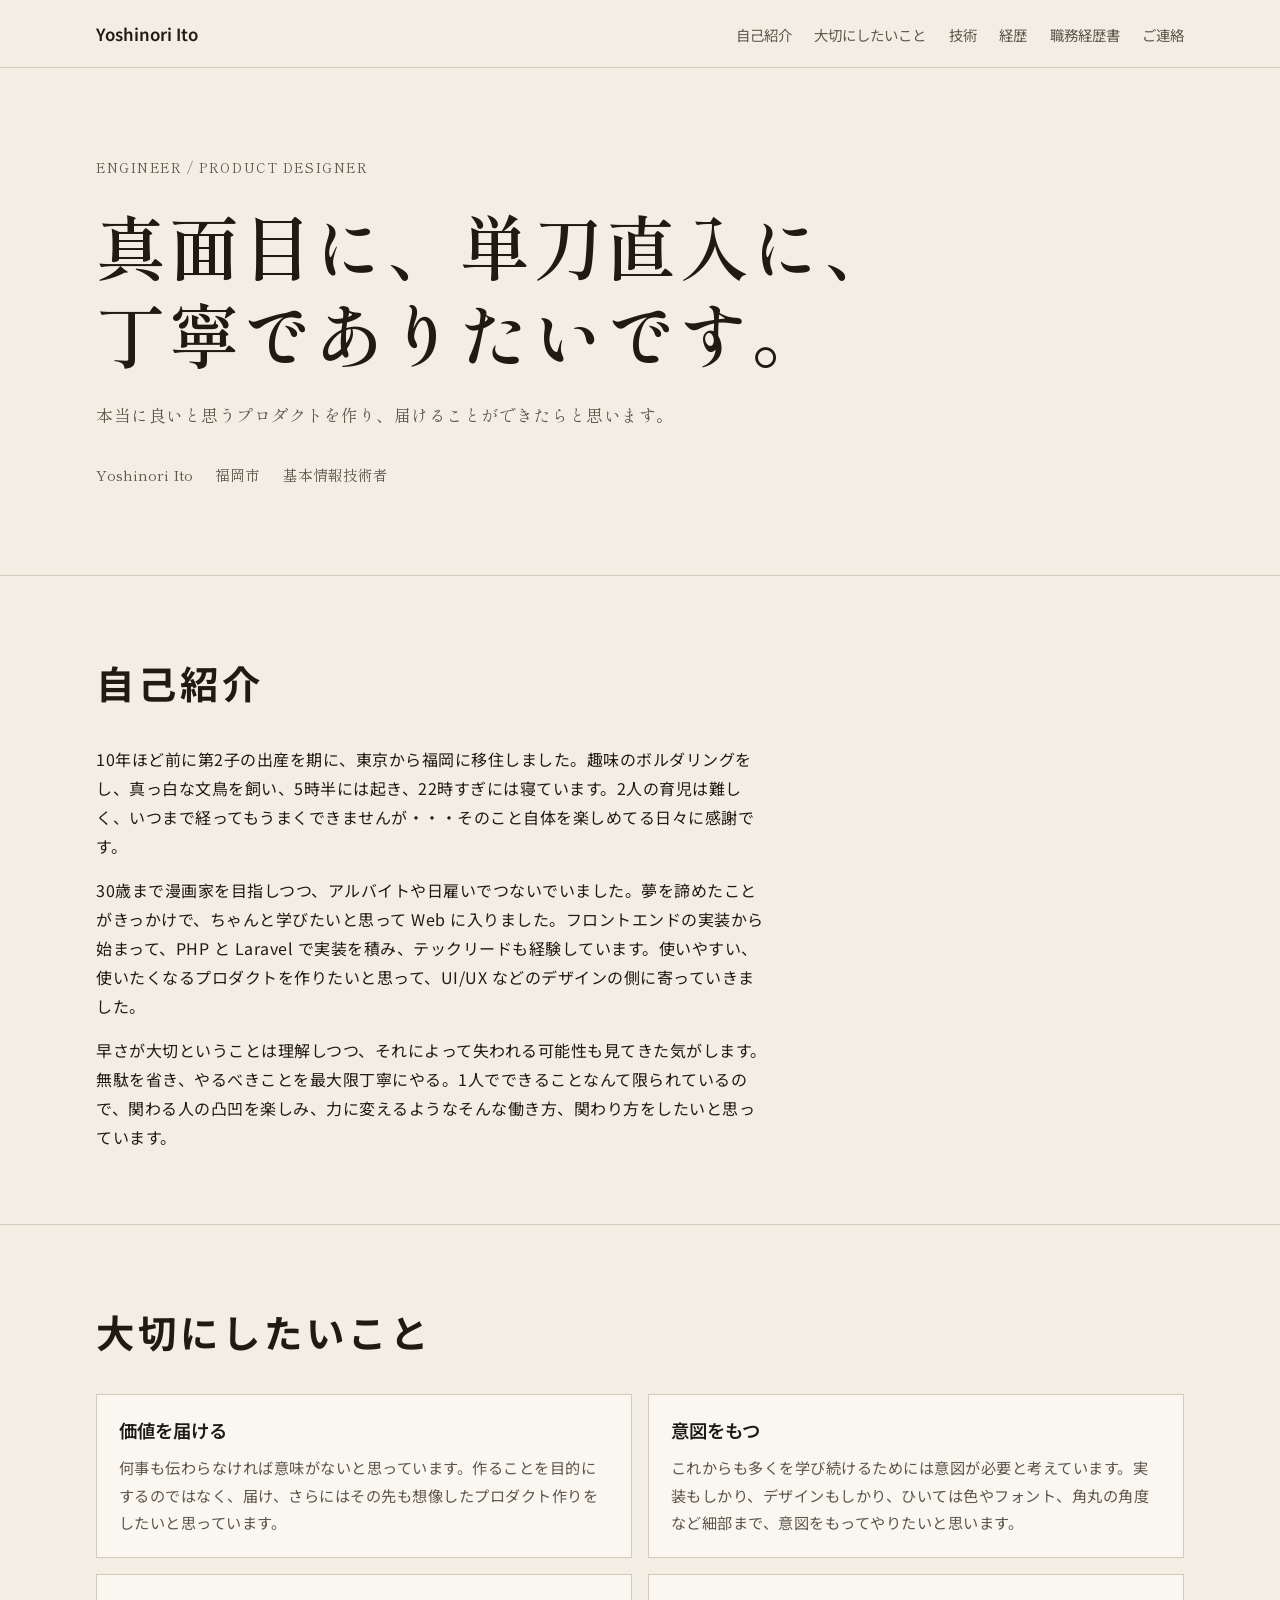
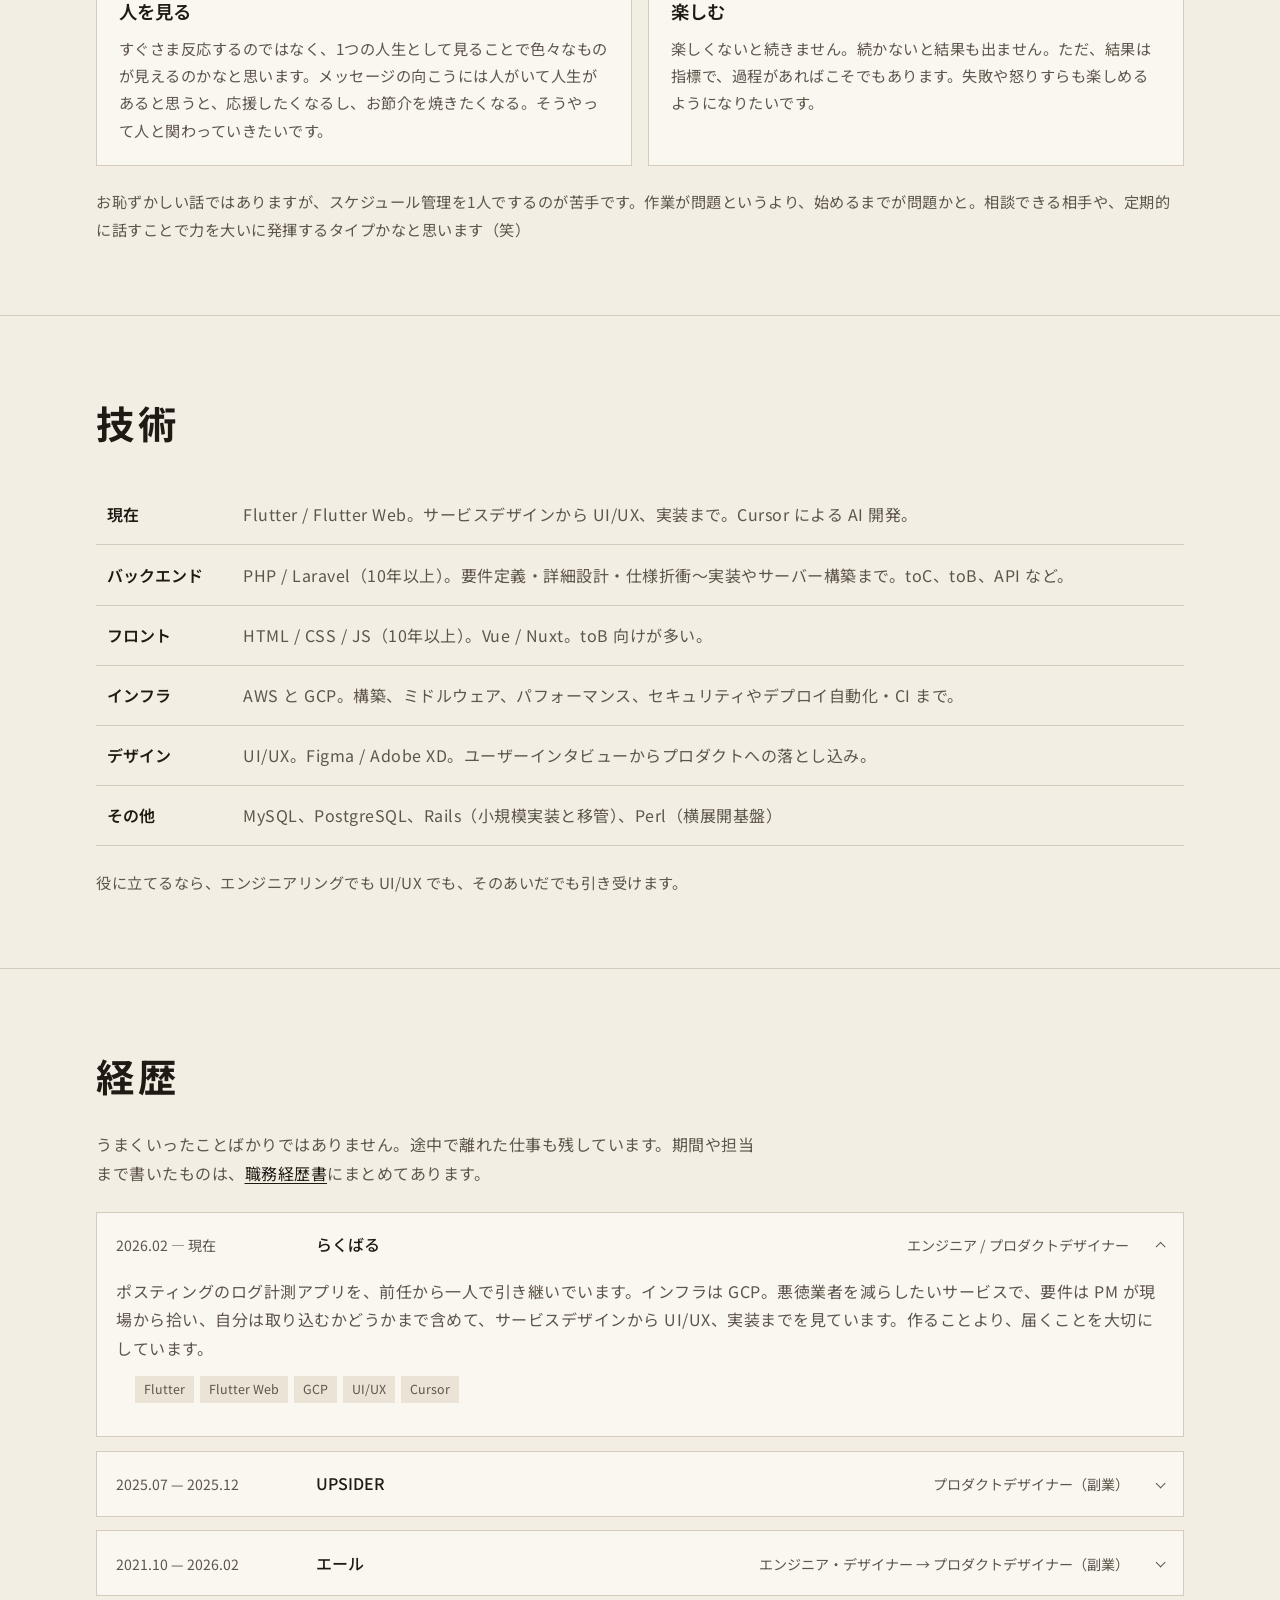
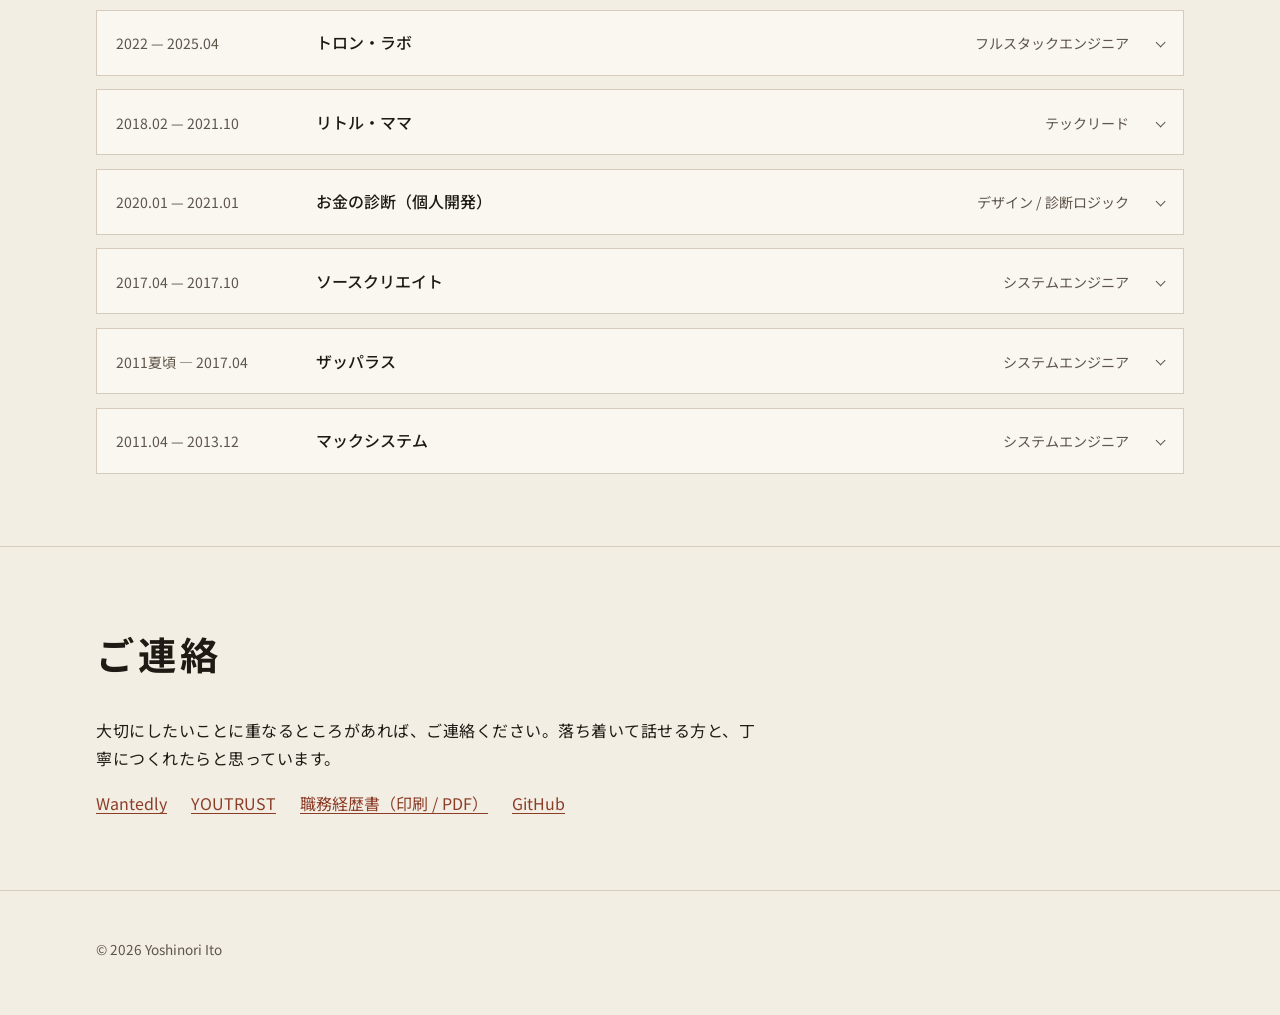
<file: index.html>
<!DOCTYPE html>
<html lang="ja">
<head>
  <meta charset="utf-8">
  <meta name="viewport" content="width=device-width, initial-scale=1">
  <title>Yoshinori Ito — エンジニア / プロダクトデザイナー</title>
  <meta name="description" content="本当に良いと思うプロダクトを作り、届けることができたらと思います。福岡在住。">
  <meta property="og:title" content="Yoshinori Ito — エンジニア / プロダクトデザイナー">
  <meta property="og:description" content="本当に良いと思うプロダクトを作り、届けることができたらと思います。">
  <meta property="og:type" content="website">
  <meta property="og:url" content="https://kathysamurai.github.io/portfolio/">
  <link rel="icon" href="./favicon.svg" type="image/svg+xml">
  <link rel="preconnect" href="https://fonts.googleapis.com">
  <link rel="preconnect" href="https://fonts.gstatic.com" crossorigin>
  <link href="https://fonts.googleapis.com/css2?family=Noto+Sans+JP:wght@400;500;600;700&family=Shippori+Mincho:wght@400;500;600&display=swap" rel="stylesheet">
  <link rel="stylesheet" href="./assets/style.css">
</head>
<body>
  <a class="skip-link" href="#main">本文へ</a>

  <header class="site-header">
    <div class="header-inner">
      <a class="logo" href="#top">Yoshinori Ito</a>
      <button class="nav-toggle" type="button" aria-expanded="false" aria-controls="site-nav" aria-label="メニューを開く"><span class="nav-toggle-bars" aria-hidden="true"></span></button>
      <nav class="site-nav" id="site-nav" aria-label="案内">
        <ul class="nav-list">
          <li><a href="#about">自己紹介</a></li>
          <li><a href="#strengths">大切にしたいこと</a></li>
          <li><a href="#skills">技術</a></li>
          <li><a href="#career">経歴</a></li>
          <li><a href="./resume.html">職務経歴書</a></li>
          <li><a href="#contact">ご連絡</a></li>
        </ul>
      </nav>
    </div>
  </header>

  <main id="main">
    <section class="hero" id="top">
      <div class="wrap">
        <p class="eyebrow">ENGINEER / PRODUCT DESIGNER</p>
        <h1>真面目に、単刀直入に、<br>丁寧でありたいです。</h1>
        <p class="hero-lead">本当に良いと思うプロダクトを作り、届けることができたらと思います。</p>
        <p class="hero-meta">
          <span>Yoshinori Ito</span>
          <span>福岡市</span>
          <span>基本情報技術者</span>
        </p>
      </div>
    </section>

    <section class="section" id="about">
      <div class="wrap">
        <h2>自己紹介</h2>
        <div class="prose">
          <p>10年ほど前に第2子の出産を期に、東京から福岡に移住しました。趣味のボルダリングをし、真っ白な文鳥を飼い、5時半には起き、22時すぎには寝ています。2人の育児は難しく、いつまで経ってもうまくできませんが・・・そのこと自体を楽しめてる日々に感謝です。</p>
          <p>30歳まで漫画家を目指しつつ、アルバイトや日雇いでつないでいました。夢を諦めたことがきっかけで、ちゃんと学びたいと思って Web に入りました。フロントエンドの実装から始まって、PHP と Laravel で実装を積み、テックリードも経験しています。使いやすい、使いたくなるプロダクトを作りたいと思って、UI/UX などのデザインの側に寄っていきました。</p>
          <p>早さが大切ということは理解しつつ、それによって失われる可能性も見てきた気がします。無駄を省き、やるべきことを最大限丁寧にやる。1人でできることなんて限られているので、関わる人の凸凹を楽しみ、力に変えるようなそんな働き方、関わり方をしたいと思っています。</p>
        </div>
      </div>
    </section>

    <section class="section" id="strengths">
      <div class="wrap">
        <h2>大切にしたいこと</h2>
        <div class="strength-list">
          <article class="strength-card">
            <h3>価値を届ける</h3>
            <p>何事も伝わらなければ意味がないと思っています。作ることを目的にするのではなく、届け、さらにはその先も想像したプロダクト作りをしたいと思っています。</p>
          </article>
          <article class="strength-card">
            <h3>意図をもつ</h3>
            <p>これからも多くを学び続けるためには意図が必要と考えています。実装もしかり、デザインもしかり、ひいては色やフォント、角丸の角度など細部まで、意図をもってやりたいと思います。</p>
          </article>
          <article class="strength-card">
            <h3>人を見る</h3>
            <p>すぐさま反応するのではなく、1つの人生として見ることで色々なものが見えるのかなと思います。メッセージの向こうには人がいて人生があると思うと、応援したくなるし、お節介を焼きたくなる。そうやって人と関わっていきたいです。</p>
          </article>
          <article class="strength-card">
            <h3>楽しむ</h3>
            <p>楽しくないと続きません。続かないと結果も出ません。ただ、結果は指標で、過程があればこそでもあります。失敗や怒りすらも楽しめるようになりたいです。</p>
          </article>
        </div>
        <p class="note">お恥ずかしい話ではありますが、スケジュール管理を1人でするのが苦手です。作業が問題というより、始めるまでが問題かと。相談できる相手や、定期的に話すことで力を大いに発揮するタイプかなと思います（笑）</p>
      </div>
    </section>

    <section class="section" id="skills">
      <div class="wrap">
        <h2>技術</h2>
        <table class="skill-table">
          <tbody>
            <tr>
              <th scope="row">現在</th>
              <td>Flutter / Flutter Web。サービスデザインから UI/UX、実装まで。Cursor による AI 開発。</td>
            </tr>
            <tr>
              <th scope="row">バックエンド</th>
              <td>PHP / Laravel（10年以上）。要件定義・詳細設計・仕様折衝〜実装やサーバー構築まで。toC、toB、API など。</td>
            </tr>
            <tr>
              <th scope="row">フロント</th>
              <td>HTML / CSS / JS（10年以上）。Vue / Nuxt。toB 向けが多い。</td>
            </tr>
            <tr>
              <th scope="row">インフラ</th>
              <td>AWS と GCP。構築、ミドルウェア、パフォーマンス、セキュリティやデプロイ自動化・CI まで。</td>
            </tr>
            <tr>
              <th scope="row">デザイン</th>
              <td>UI/UX。Figma / Adobe XD。ユーザーインタビューからプロダクトへの落とし込み。</td>
            </tr>
            <tr>
              <th scope="row">その他</th>
              <td>MySQL、PostgreSQL、Rails（小規模実装と移管）、Perl（横展開基盤）</td>
            </tr>
          </tbody>
        </table>
        <p class="note">役に立てるなら、エンジニアリングでも UI/UX でも、そのあいだでも引き受けます。</p>
      </div>
    </section>

    <section class="section" id="career">
      <div class="wrap">
        <h2>経歴</h2>
        <p class="section-lead">うまくいったことばかりではありません。途中で離れた仕事も残しています。期間や担当まで書いたものは、<a href="./resume.html">職務経歴書</a>にまとめてあります。</p>
        <div class="timeline">
          <details class="job" open>
            <summary>
              <span class="job-period">2026.02 — 現在</span>
              <span class="job-title">らくばる</span>
              <span class="job-role">エンジニア / プロダクトデザイナー</span>
            </summary>
            <div class="job-body">
              <p>ポスティングのログ計測アプリを、前任から一人で引き継いでいます。インフラは GCP。悪徳業者を減らしたいサービスで、要件は PM が現場から拾い、自分は取り込むかどうかまで含めて、サービスデザインから UI/UX、実装までを見ています。作ることより、届くことを大切にしています。</p>
              <ul class="chips">
                <li>Flutter</li>
                <li>Flutter Web</li>
                <li>GCP</li>
                <li>UI/UX</li>
                <li>Cursor</li>
              </ul>
            </div>
          </details>

          <details class="job">
            <summary>
              <span class="job-period">2025.07 — 2025.12</span>
              <span class="job-title">UPSIDER</span>
              <span class="job-role">プロダクトデザイナー（副業）</span>
            </summary>
            <div class="job-body">
              <p>PoC 期の新規事業で、企業の人が本音の知見を持ち寄る場の、発言とサマリーの可視化を担当しました。UI が8割できた時点で入り、4人チームです。サマリー可視化はシンプルに仕上げ、ユーザー情報の扱いなどセキュリティにも入りました。当初からの期限で機能開発が終わり、契約終了です。</p>
              <ul class="chips">
                <li>UI/UX</li>
                <li>Figma</li>
              </ul>
            </div>
          </details>

          <details class="job">
            <summary>
              <span class="job-period">2021.10 — 2026.02</span>
              <span class="job-title">エール</span>
              <span class="job-role">エンジニア・デザイナー → プロダクトデザイナー（副業）</span>
            </summary>
            <div class="job-body">
              <p>最後まで副業で、一時は月150時間前後でした。ティール組織で、自分から動かないと始まらないことには苦労しました。Rails の小さな実装から入り、2023年12月からはプロダクトデザイナーです。実装しやすい定義に落とすことと、役職を超えた 1on1 が多かったです。滞っていた改善を動かしたこと、デザイナーへ移ったことは残しておきたいです。</p>
              <ul class="chips">
                <li>Rails</li>
                <li>UI/UX</li>
                <li>Figma</li>
              </ul>
            </div>
          </details>

          <details class="job">
            <summary>
              <span class="job-period">2022 — 2025.04</span>
              <span class="job-title">トロン・ラボ</span>
              <span class="job-role">フルスタックエンジニア</span>
            </summary>
            <div class="job-body">
              <p>人材開発の分析ツールを、管理画面と受験者画面の二系統で一人開発しました。要件と折衝、サーバ用意以外は、実装から UX/UI、サーバ、通知、セキュリティまで見ています。コードは後任の方にも評価してもらえました。デザインをメインにしたいと伝えて区切りました。</p>
              <ul class="chips">
                <li>Laravel 9</li>
                <li>Vue</li>
                <li>MySQL 8</li>
                <li>AWS</li>
                <li>UI/UX</li>
              </ul>
            </div>
          </details>

          <details class="job">
            <summary>
              <span class="job-period">2018.02 — 2021.10</span>
              <span class="job-title">リトル・ママ</span>
              <span class="job-role">テックリード</span>
            </summary>
            <div class="job-body">
              <p>「ママを助ける」事業と CTO の人柄が決め手で、開発チーム立ち上げに入りました。最初は4人、最大7人。実装と技術選定はほぼ自分です。Yahoo の UX デザイナーのもとでインタビューを学び、イベント投稿は合宿と検証を経て MVP をローンチしました。難しかったのは、使われることと売上でした。</p>
              <ul class="chips">
                <li>Laravel</li>
                <li>Nuxt</li>
                <li>Vue</li>
                <li>MySQL</li>
                <li>AWS</li>
                <li>GCP</li>
                <li>Adobe XD</li>
              </ul>
            </div>
          </details>

          <details class="job">
            <summary>
              <span class="job-period">2020.01 — 2021.01</span>
              <span class="job-title">お金の診断（個人開発）</span>
              <span class="job-role">デザイン / 診断ロジック</span>
            </summary>
            <div class="job-body">
              <p>4人で家計診断アプリに挑戦し、デザインと診断ロジックを担当しました。インフラは GCP。PoC とベータまで行き、正式リリースには至っていません。疑問を抱えたまま参加しないこと、当事者になれるかどうかが、このあとの軸になりました。</p>
              <ul class="chips">
                <li>Laravel</li>
                <li>Nuxt</li>
                <li>MySQL</li>
                <li>GCP</li>
                <li>Adobe XD</li>
              </ul>
            </div>
          </details>

          <details class="job">
            <summary>
              <span class="job-period">2017.04 — 2017.10</span>
              <span class="job-title">ソースクリエイト</span>
              <span class="job-role">システムエンジニア</span>
            </summary>
            <div class="job-body">
              <p>福岡移住後に入社し、美容師専門転職サイトの Rails から Laravel への移管を、一人リモートで約4ヶ月担当しました。初期に状況を伝え、メンターと毎日面談してやり切りました。違うと思ったことは直接伝え、高圧的な反応が返ってきたので離れました。経営者の人柄と、自社プロダクトの有無を、それから軸にしています。</p>
              <ul class="chips">
                <li>Rails</li>
                <li>Laravel</li>
                <li>MySQL</li>
                <li>jQuery</li>
                <li>AWS</li>
              </ul>
            </div>
          </details>

          <details class="job">
            <summary>
              <span class="job-period">2011夏頃 — 2017.04</span>
              <span class="job-title">ザッパラス</span>
              <span class="job-role">システムエンジニア</span>
            </summary>
            <div class="job-body">
              <p>マックシステムから SES で入り、約3年後に転籍しました。WordPress で PHP を学び、占いコンテンツの横展開を約2年、新規事業部ではアプリのバックエンドと管理画面を学びました。レビューは厳しく、理由のないコードを書かないことを徹底されています。キュレーション基盤は15名規模。第2子の誕生を機に福岡へ移り、退職しました。</p>
              <ul class="chips">
                <li>PHP</li>
                <li>WordPress</li>
                <li>Perl</li>
                <li>HTML / CSS / JS</li>
              </ul>
            </div>
          </details>

          <details class="job">
            <summary>
              <span class="job-period">2011.04 — 2013.12</span>
              <span class="job-title">マックシステム</span>
              <span class="job-role">システムエンジニア</span>
            </summary>
            <div class="job-body">
              <p>漫画家を目指しつつアルバイトや日雇いでつないだあと、職業訓練と基本情報技術者を経て未経験で入りました。書類だけでは決まらず、勤務先のホームページを自分でつくって見せました。入社約3ヶ月でザッパラスへ SES。面接で「ドキュメントとは何か」と聞いたところ、知らないことを知らないと言えるのが信頼になると返され、それが仕事の土台になりました。</p>
            </div>
          </details>
        </div>
      </div>
    </section>

    <section class="section" id="contact">
      <div class="wrap">
        <h2>ご連絡</h2>
        <p class="prose">大切にしたいことに重なるところがあれば、ご連絡ください。落ち着いて話せる方と、丁寧につくれたらと思っています。</p>
        <ul class="contact-list">
          <li><a href="https://www.wantedly.com/id/kathySamurai" target="_blank" rel="noopener noreferrer">Wantedly</a></li>
          <li><a href="https://youtrust.jp/users/7109946b87bf440a8de541dd34135e14" target="_blank" rel="noopener noreferrer">YOUTRUST</a></li>
          <li><a href="./resume.html">職務経歴書（印刷 / PDF）</a></li>
          <li><a href="https://github.com/KathySamurai" target="_blank" rel="noopener noreferrer">GitHub</a></li>
        </ul>
      </div>
    </section>
  </main>

  <footer class="site-footer">
    <div class="wrap">
      <p>© 2026 Yoshinori Ito</p>
    </div>
  </footer>

  <script src="./assets/main.js"></script>
</body>
</html>
</file>
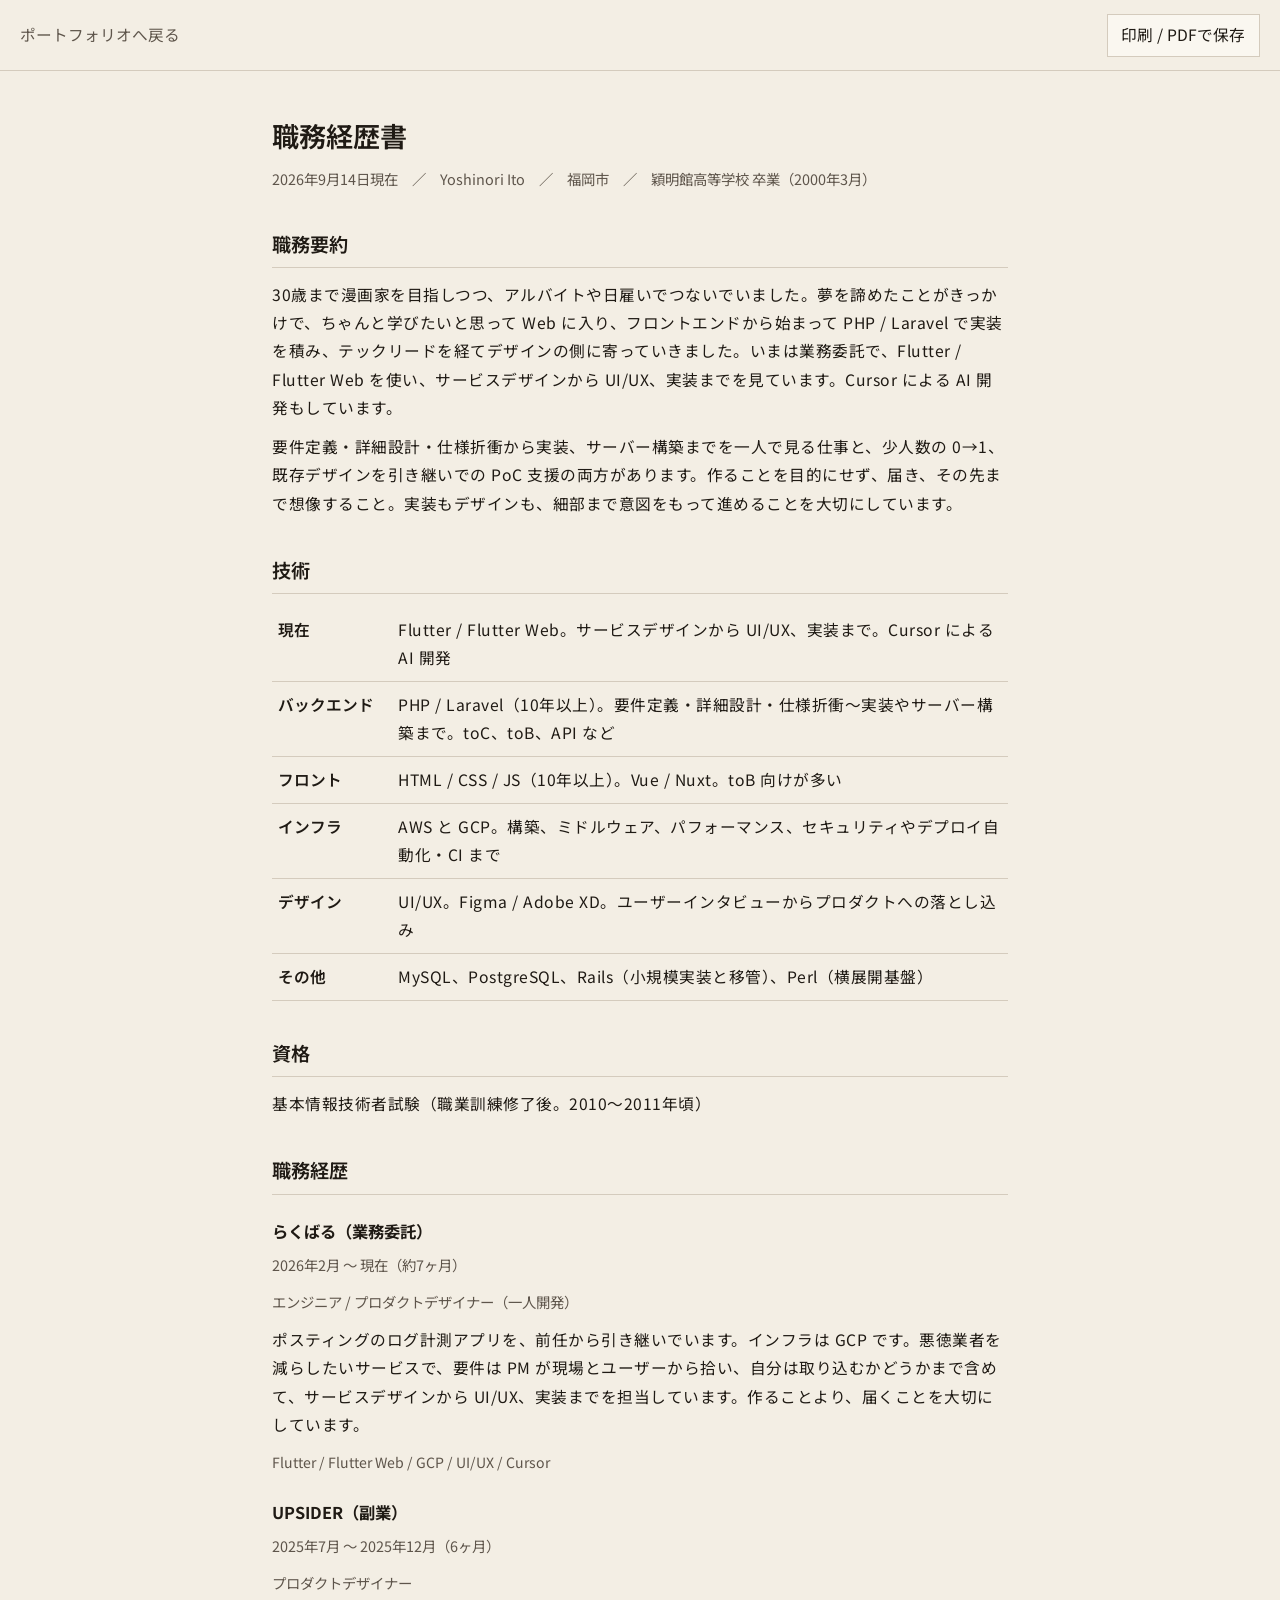
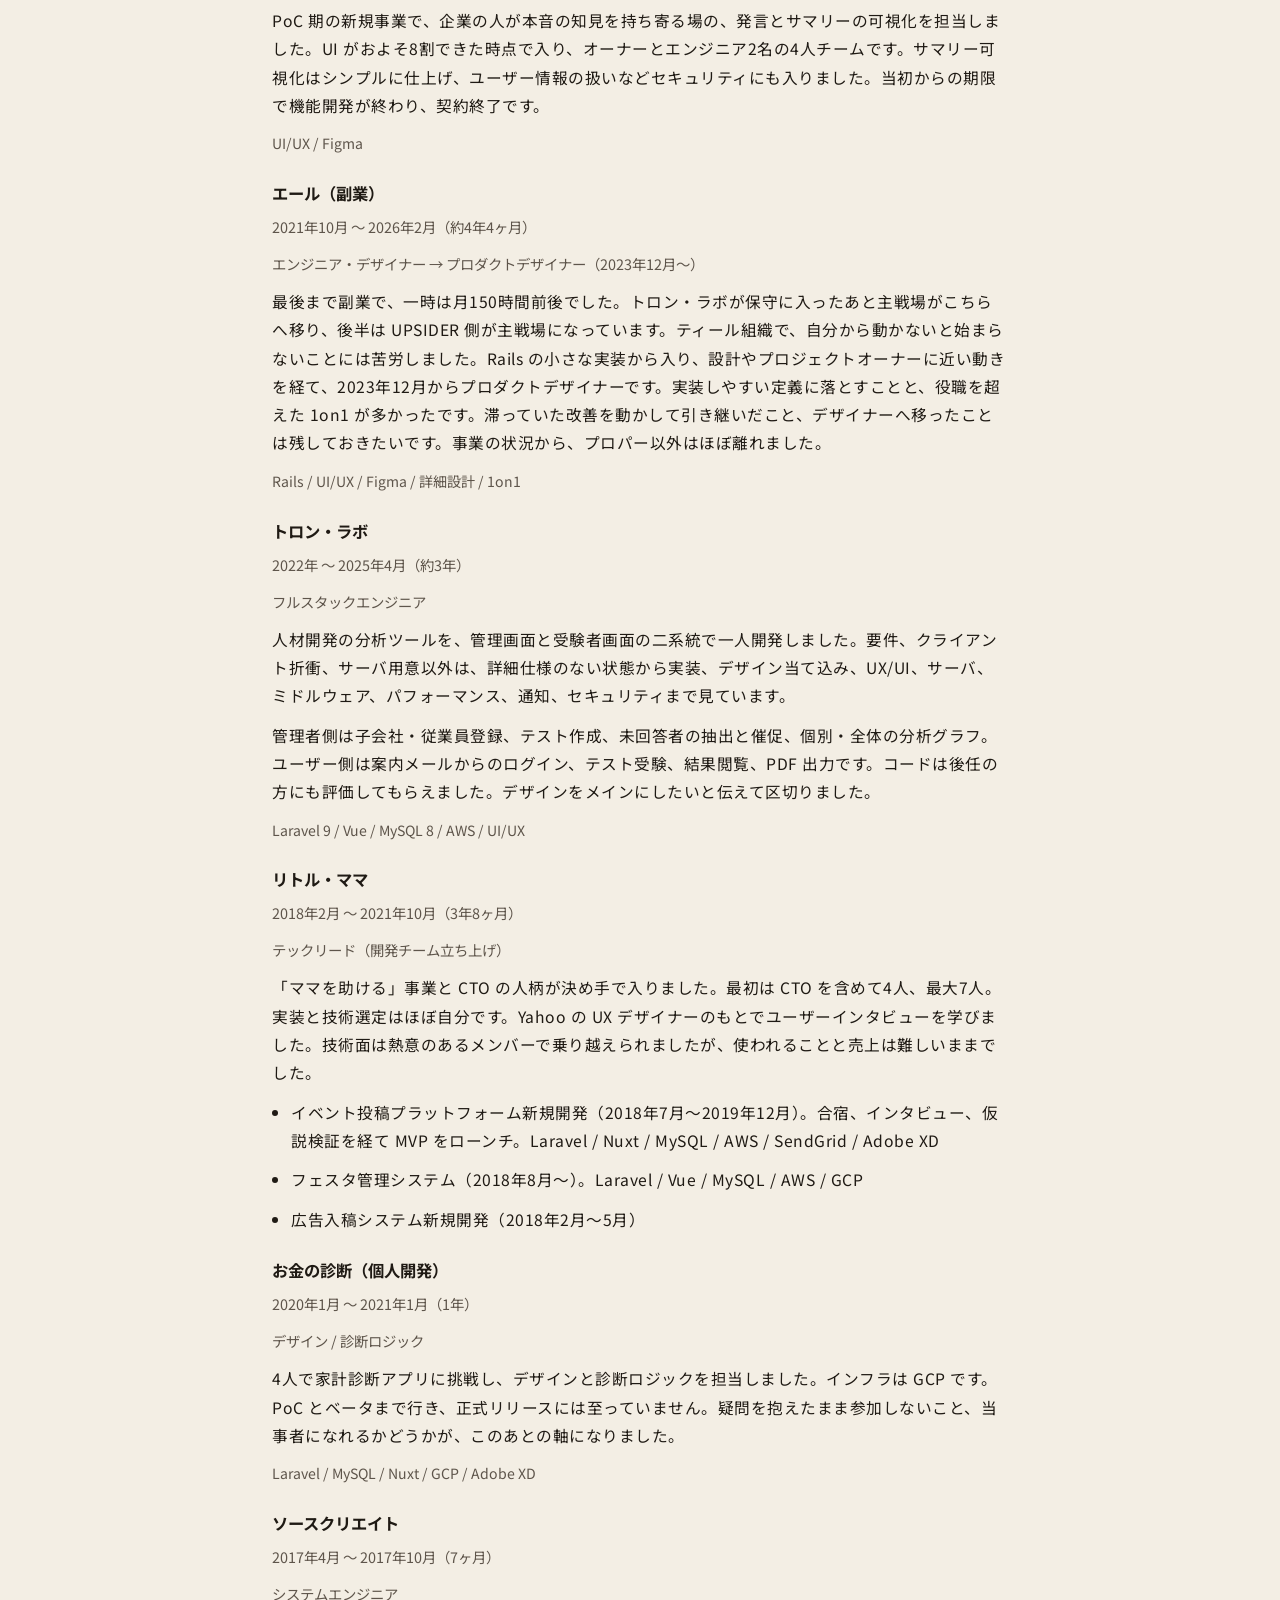
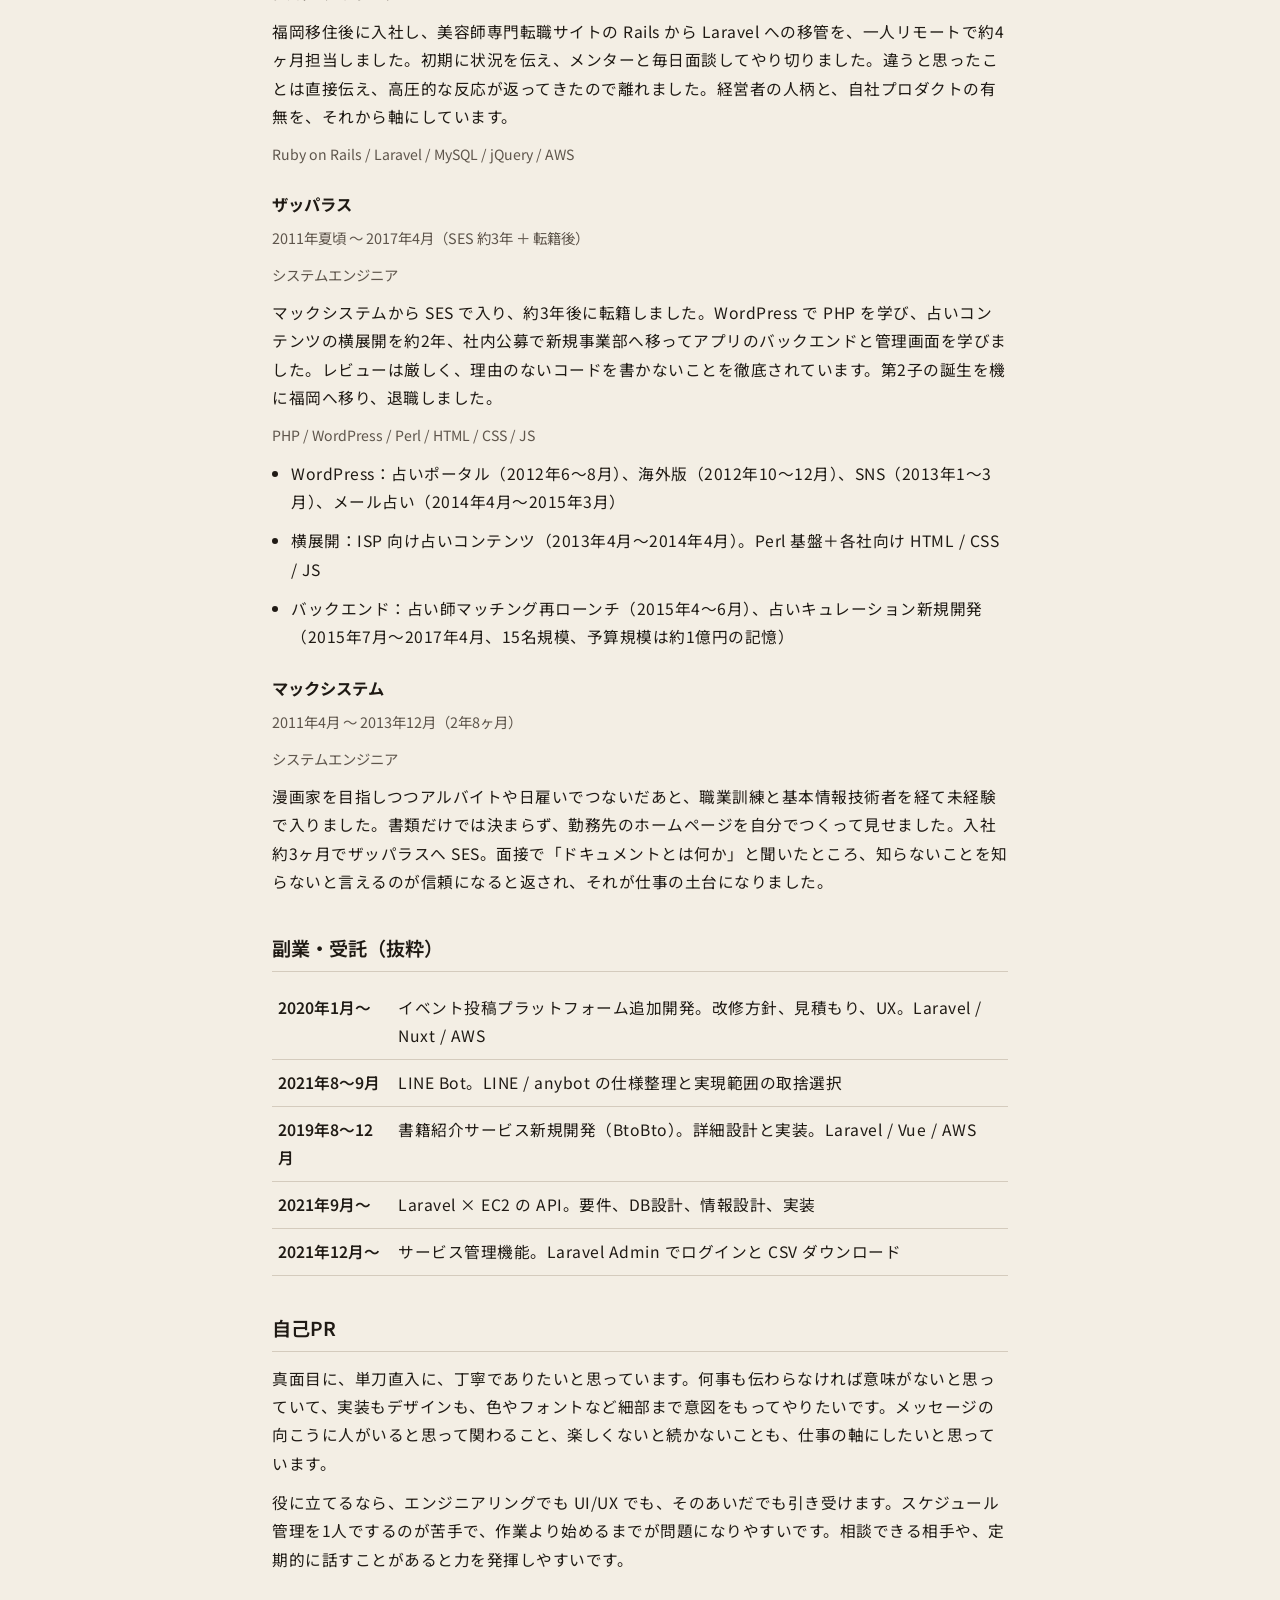
<file: resume.html>
<!DOCTYPE html>
<html lang="ja">
<head>
  <meta charset="utf-8">
  <meta name="viewport" content="width=device-width, initial-scale=1">
  <title>職務経歴書 — Yoshinori Ito</title>
  <meta name="description" content="Yoshinori Ito の職務経歴書。印刷、またはPDFとして保存できます。">
  <link rel="icon" href="./favicon.svg" type="image/svg+xml">
  <link rel="preconnect" href="https://fonts.googleapis.com">
  <link rel="preconnect" href="https://fonts.gstatic.com" crossorigin>
  <link href="https://fonts.googleapis.com/css2?family=Noto+Sans+JP:wght@400;500;600&display=swap" rel="stylesheet">
  <link rel="stylesheet" href="./assets/resume.css">
</head>
<body>
  <div class="no-print">
    <a href="./">ポートフォリオへ戻る</a>
    <button class="js-print" type="button">印刷 / PDFで保存</button>
  </div>

  <article class="doc">
    <h1>職務経歴書</h1>
    <p class="meta">2026年9月14日現在　／　Yoshinori Ito　／　福岡市　／　穎明館高等学校 卒業（2000年3月）</p>

    <h2>職務要約</h2>
    <p>30歳まで漫画家を目指しつつ、アルバイトや日雇いでつないでいました。夢を諦めたことがきっかけで、ちゃんと学びたいと思って Web に入り、フロントエンドから始まって PHP / Laravel で実装を積み、テックリードを経てデザインの側に寄っていきました。いまは業務委託で、Flutter / Flutter Web を使い、サービスデザインから UI/UX、実装までを見ています。Cursor による AI 開発もしています。</p>
    <p>要件定義・詳細設計・仕様折衝から実装、サーバー構築までを一人で見る仕事と、少人数の 0→1、既存デザインを引き継いでの PoC 支援の両方があります。作ることを目的にせず、届き、その先まで想像すること。実装もデザインも、細部まで意図をもって進めることを大切にしています。</p>

    <h2>技術</h2>
    <table>
      <tr>
        <th scope="row">現在</th>
        <td>Flutter / Flutter Web。サービスデザインから UI/UX、実装まで。Cursor による AI 開発</td>
      </tr>
      <tr>
        <th scope="row">バックエンド</th>
        <td>PHP / Laravel（10年以上）。要件定義・詳細設計・仕様折衝〜実装やサーバー構築まで。toC、toB、API など</td>
      </tr>
      <tr>
        <th scope="row">フロント</th>
        <td>HTML / CSS / JS（10年以上）。Vue / Nuxt。toB 向けが多い</td>
      </tr>
      <tr>
        <th scope="row">インフラ</th>
        <td>AWS と GCP。構築、ミドルウェア、パフォーマンス、セキュリティやデプロイ自動化・CI まで</td>
      </tr>
      <tr>
        <th scope="row">デザイン</th>
        <td>UI/UX。Figma / Adobe XD。ユーザーインタビューからプロダクトへの落とし込み</td>
      </tr>
      <tr>
        <th scope="row">その他</th>
        <td>MySQL、PostgreSQL、Rails（小規模実装と移管）、Perl（横展開基盤）</td>
      </tr>
    </table>

    <h2>資格</h2>
    <p>基本情報技術者試験（職業訓練修了後。2010〜2011年頃）</p>

    <h2>職務経歴</h2>

    <section class="job">
      <h3>らくばる（業務委託）</h3>
      <p class="period">2026年2月 〜 現在（約7ヶ月）</p>
      <p class="role">エンジニア / プロダクトデザイナー（一人開発）</p>
      <p>ポスティングのログ計測アプリを、前任から引き継いでいます。インフラは GCP です。悪徳業者を減らしたいサービスで、要件は PM が現場とユーザーから拾い、自分は取り込むかどうかまで含めて、サービスデザインから UI/UX、実装までを担当しています。作ることより、届くことを大切にしています。</p>
      <p class="tech">Flutter / Flutter Web / GCP / UI/UX / Cursor</p>
    </section>

    <section class="job">
      <h3>UPSIDER（副業）</h3>
      <p class="period">2025年7月 〜 2025年12月（6ヶ月）</p>
      <p class="role">プロダクトデザイナー</p>
      <p>PoC 期の新規事業で、企業の人が本音の知見を持ち寄る場の、発言とサマリーの可視化を担当しました。UI がおよそ8割できた時点で入り、オーナーとエンジニア2名の4人チームです。サマリー可視化はシンプルに仕上げ、ユーザー情報の扱いなどセキュリティにも入りました。当初からの期限で機能開発が終わり、契約終了です。</p>
      <p class="tech">UI/UX / Figma</p>
    </section>

    <section class="job">
      <h3>エール（副業）</h3>
      <p class="period">2021年10月 〜 2026年2月（約4年4ヶ月）</p>
      <p class="role">エンジニア・デザイナー → プロダクトデザイナー（2023年12月〜）</p>
      <p>最後まで副業で、一時は月150時間前後でした。トロン・ラボが保守に入ったあと主戦場がこちらへ移り、後半は UPSIDER 側が主戦場になっています。ティール組織で、自分から動かないと始まらないことには苦労しました。Rails の小さな実装から入り、設計やプロジェクトオーナーに近い動きを経て、2023年12月からプロダクトデザイナーです。実装しやすい定義に落とすことと、役職を超えた 1on1 が多かったです。滞っていた改善を動かして引き継いだこと、デザイナーへ移ったことは残しておきたいです。事業の状況から、プロパー以外はほぼ離れました。</p>
      <p class="tech">Rails / UI/UX / Figma / 詳細設計 / 1on1</p>
    </section>

    <section class="job">
      <h3>トロン・ラボ</h3>
      <p class="period">2022年 〜 2025年4月（約3年）</p>
      <p class="role">フルスタックエンジニア</p>
      <p>人材開発の分析ツールを、管理画面と受験者画面の二系統で一人開発しました。要件、クライアント折衝、サーバ用意以外は、詳細仕様のない状態から実装、デザイン当て込み、UX/UI、サーバ、ミドルウェア、パフォーマンス、通知、セキュリティまで見ています。</p>
      <p>管理者側は子会社・従業員登録、テスト作成、未回答者の抽出と催促、個別・全体の分析グラフ。ユーザー側は案内メールからのログイン、テスト受験、結果閲覧、PDF 出力です。コードは後任の方にも評価してもらえました。デザインをメインにしたいと伝えて区切りました。</p>
      <p class="tech">Laravel 9 / Vue / MySQL 8 / AWS / UI/UX</p>
    </section>

    <section class="job">
      <h3>リトル・ママ</h3>
      <p class="period">2018年2月 〜 2021年10月（3年8ヶ月）</p>
      <p class="role">テックリード（開発チーム立ち上げ）</p>
      <p>「ママを助ける」事業と CTO の人柄が決め手で入りました。最初は CTO を含めて4人、最大7人。実装と技術選定はほぼ自分です。Yahoo の UX デザイナーのもとでユーザーインタビューを学びました。技術面は熱意のあるメンバーで乗り越えられましたが、使われることと売上は難しいままでした。</p>
      <ul>
        <li>イベント投稿プラットフォーム新規開発（2018年7月〜2019年12月）。合宿、インタビュー、仮説検証を経て MVP をローンチ。Laravel / Nuxt / MySQL / AWS / SendGrid / Adobe XD</li>
        <li>フェスタ管理システム（2018年8月〜）。Laravel / Vue / MySQL / AWS / GCP</li>
        <li>広告入稿システム新規開発（2018年2月〜5月）</li>
      </ul>
    </section>

    <section class="job">
      <h3>お金の診断（個人開発）</h3>
      <p class="period">2020年1月 〜 2021年1月（1年）</p>
      <p class="role">デザイン / 診断ロジック</p>
      <p>4人で家計診断アプリに挑戦し、デザインと診断ロジックを担当しました。インフラは GCP です。PoC とベータまで行き、正式リリースには至っていません。疑問を抱えたまま参加しないこと、当事者になれるかどうかが、このあとの軸になりました。</p>
      <p class="tech">Laravel / MySQL / Nuxt / GCP / Adobe XD</p>
    </section>

    <section class="job">
      <h3>ソースクリエイト</h3>
      <p class="period">2017年4月 〜 2017年10月（7ヶ月）</p>
      <p class="role">システムエンジニア</p>
      <p>福岡移住後に入社し、美容師専門転職サイトの Rails から Laravel への移管を、一人リモートで約4ヶ月担当しました。初期に状況を伝え、メンターと毎日面談してやり切りました。違うと思ったことは直接伝え、高圧的な反応が返ってきたので離れました。経営者の人柄と、自社プロダクトの有無を、それから軸にしています。</p>
      <p class="tech">Ruby on Rails / Laravel / MySQL / jQuery / AWS</p>
    </section>

    <section class="job">
      <h3>ザッパラス</h3>
      <p class="period">2011年夏頃 〜 2017年4月（SES 約3年 ＋ 転籍後）</p>
      <p class="role">システムエンジニア</p>
      <p>マックシステムから SES で入り、約3年後に転籍しました。WordPress で PHP を学び、占いコンテンツの横展開を約2年、社内公募で新規事業部へ移ってアプリのバックエンドと管理画面を学びました。レビューは厳しく、理由のないコードを書かないことを徹底されています。第2子の誕生を機に福岡へ移り、退職しました。</p>
      <p class="tech">PHP / WordPress / Perl / HTML / CSS / JS</p>
      <ul>
        <li>WordPress：占いポータル（2012年6〜8月）、海外版（2012年10〜12月）、SNS（2013年1〜3月）、メール占い（2014年4月〜2015年3月）</li>
        <li>横展開：ISP 向け占いコンテンツ（2013年4月〜2014年4月）。Perl 基盤＋各社向け HTML / CSS / JS</li>
        <li>バックエンド：占い師マッチング再ローンチ（2015年4〜6月）、占いキュレーション新規開発（2015年7月〜2017年4月、15名規模、予算規模は約1億円の記憶）</li>
      </ul>
    </section>

    <section class="job">
      <h3>マックシステム</h3>
      <p class="period">2011年4月 〜 2013年12月（2年8ヶ月）</p>
      <p class="role">システムエンジニア</p>
      <p>漫画家を目指しつつアルバイトや日雇いでつないだあと、職業訓練と基本情報技術者を経て未経験で入りました。書類だけでは決まらず、勤務先のホームページを自分でつくって見せました。入社約3ヶ月でザッパラスへ SES。面接で「ドキュメントとは何か」と聞いたところ、知らないことを知らないと言えるのが信頼になると返され、それが仕事の土台になりました。</p>
    </section>

    <h2>副業・受託（抜粋）</h2>
    <table>
      <tr>
        <th scope="row">2020年1月〜</th>
        <td>イベント投稿プラットフォーム追加開発。改修方針、見積もり、UX。Laravel / Nuxt / AWS</td>
      </tr>
      <tr>
        <th scope="row">2021年8〜9月</th>
        <td>LINE Bot。LINE / anybot の仕様整理と実現範囲の取捨選択</td>
      </tr>
      <tr>
        <th scope="row">2019年8〜12月</th>
        <td>書籍紹介サービス新規開発（BtoBto）。詳細設計と実装。Laravel / Vue / AWS</td>
      </tr>
      <tr>
        <th scope="row">2021年9月〜</th>
        <td>Laravel × EC2 の API。要件、DB設計、情報設計、実装</td>
      </tr>
      <tr>
        <th scope="row">2021年12月〜</th>
        <td>サービス管理機能。Laravel Admin でログインと CSV ダウンロード</td>
      </tr>
    </table>

    <h2>自己PR</h2>
    <p>真面目に、単刀直入に、丁寧でありたいと思っています。何事も伝わらなければ意味がないと思っていて、実装もデザインも、色やフォントなど細部まで意図をもってやりたいです。メッセージの向こうに人がいると思って関わること、楽しくないと続かないことも、仕事の軸にしたいと思っています。</p>
    <p>役に立てるなら、エンジニアリングでも UI/UX でも、そのあいだでも引き受けます。スケジュール管理を1人でするのが苦手で、作業より始めるまでが問題になりやすいです。相談できる相手や、定期的に話すことがあると力を発揮しやすいです。</p>
  </article>

  <script src="./assets/resume.js"></script>
</body>
</html>
</file>
<file: assets/style.css>
:root {
  --bg: #f3eee4;
  --bg-raised: #faf7f0;
  --ink: #1f1a14;
  --ink-soft: #5e554b;
  --line: #d4cbbd;
  --accent: #8c3d28;
  --accent-hover: #6e2f1e;
  --chip: #ebe4d6;
  --max: 68rem;
  --nav-h: 4.25rem;
  --serif: "Shippori Mincho", "Hiragino Mincho ProN", "Yu Mincho", serif;
  --sans: "Noto Sans JP", "Hiragino Sans", "Hiragino Kaku Gothic ProN", sans-serif;
}

*,
*::before,
*::after {
  box-sizing: border-box;
}

html {
  scroll-behavior: smooth;
}

body {
  margin: 0;
  color: var(--ink);
  background: var(--bg);
  font-family: var(--sans);
  font-size: 1rem;
  line-height: 1.8;
}

body.is-menu-open {
  overflow: hidden;
}

a {
  color: var(--accent);
  text-decoration-thickness: 1px;
  text-underline-offset: 0.2em;
}

a:hover {
  color: var(--accent-hover);
}

img {
  max-width: 100%;
}

.skip-link {
  position: absolute;
  left: 1rem;
  top: -3rem;
  z-index: 80;
  padding: 0.5rem 0.8rem;
  background: var(--ink);
  color: var(--bg);
}

.skip-link:focus {
  top: 1rem;
}

.site-header {
  position: sticky;
  top: 0;
  z-index: 40;
  height: var(--nav-h);
  border-bottom: 1px solid var(--line);
  background: var(--bg);
}

.header-inner,
.wrap {
  width: min(var(--max), calc(100% - 2.5rem));
  margin-inline: auto;
}

.header-inner {
  display: flex;
  align-items: center;
  justify-content: space-between;
  height: var(--nav-h);
  gap: 1rem;
}

.logo {
  font-size: 1.05rem;
  font-weight: 600;
  color: var(--ink);
  text-decoration: none;
}

.nav-toggle {
  display: none;
  width: 2.75rem;
  height: 2.75rem;
  padding: 0;
  border: 1px solid var(--line);
  background: var(--bg-raised);
  color: var(--ink);
  font: inherit;
}

.nav-toggle-bars {
  display: block;
  width: 1.05rem;
  height: 1.5px;
  margin: 0 auto;
  background: currentColor;
  box-shadow: 0 -6px 0 currentColor, 0 6px 0 currentColor;
}

.nav-list {
  display: flex;
  gap: 1.4rem;
  margin: 0;
  padding: 0;
  list-style: none;
}

.nav-list a {
  color: var(--ink-soft);
  text-decoration: none;
  font-size: 0.9rem;
}

.nav-list a:hover,
.nav-list a[aria-current="true"] {
  color: var(--ink);
}

.hero {
  padding: 5.5rem 0 4.5rem;
  border-bottom: 1px solid var(--line);
  font-family: var(--serif);
}

.eyebrow {
  margin: 0 0 1.25rem;
  color: var(--ink-soft);
  font-size: 0.82rem;
  letter-spacing: 0.12em;
}

.hero h1 {
  margin: 0 0 1.5rem;
  font-family: var(--serif);
  font-size: clamp(2.4rem, 7vw, 4.4rem);
  font-weight: 600;
  line-height: 1.25;
  letter-spacing: 0.04em;
}

.hero-lead {
  max-width: 38rem;
  margin: 0 0 2rem;
  color: var(--ink-soft);
  font-size: 1.05rem;
  letter-spacing: 0.5px;
}

.hero-meta {
  display: flex;
  flex-wrap: wrap;
  gap: 0.6rem 1.4rem;
  color: var(--ink-soft);
  font-size: 0.92rem;
}

.section {
  padding: 4.5rem 0;
  border-bottom: 1px solid var(--line);
  scroll-margin-top: calc(var(--nav-h) + 0.75rem);
}

.section h2 {
  margin: 0 0 1.75rem;
  font-size: 2.4rem;
  font-weight: bold;
  letter-spacing: 4px;
}

.prose {
  max-width: 42rem;
  letter-spacing: 0.5px;
}

.prose p {
  margin: 0 0 1rem;
}

.prose p:last-child {
  margin-bottom: 0;
}

.strength-list {
  display: grid;
  grid-template-columns: repeat(2, 1fr);
  gap: 1rem;
}

.strength-card {
  padding: 1.4rem 1.35rem 1.3rem;
  background: var(--bg-raised);
  border: 1px solid var(--line);
}

.strength-card h3 {
  margin: 0 0 0.6rem;
  font-size: 1.15rem;
  font-weight: 600;
  line-height: 1.5;
}

.strength-card p {
  margin: 0;
  color: var(--ink-soft);
  font-size: 0.95rem;
  letter-spacing: 0.5px;
}

.skill-table {
  width: 100%;
  border-collapse: collapse;
}

.skill-table th,
.skill-table td {
  padding: 0.95rem 0.7rem;
  border-bottom: 1px solid var(--line);
  text-align: left;
  vertical-align: top;
}

.skill-table th {
  width: 8.5rem;
  font-weight: 600;
}

.skill-table td {
  color: var(--ink-soft);
  letter-spacing: 0.5px;
}

.note {
  margin: 1.4rem 0 0;
  color: var(--ink-soft);
  font-size: 0.95rem;
  letter-spacing: 0.5px;
}

.section-lead {
  max-width: 42rem;
  margin: -0.5rem 0 1.5rem;
  color: var(--ink-soft);
  letter-spacing: 0.5px;
}

.section-lead a {
  color: var(--ink);
}

.timeline {
  display: grid;
  gap: 0.85rem;
}

.job {
  background: var(--bg-raised);
  border: 1px solid var(--line);
}

.job summary {
  display: grid;
  grid-template-columns: 11.5rem minmax(0, 1fr) auto 1.2rem;
  gap: 0.75rem 1rem;
  align-items: baseline;
  padding: 1.1rem 1.2rem;
  cursor: pointer;
  list-style: none;
}

.job summary::-webkit-details-marker {
  display: none;
}

.job-period {
  color: var(--ink-soft);
  font-size: 0.88rem;
}

.job-title {
  font-size: 1rem;
  font-weight: 500;
}

.job-role {
  color: var(--ink-soft);
  font-size: 0.88rem;
}

.job summary::after {
  content: "";
  width: 0.45rem;
  height: 0.45rem;
  border-right: 1.5px solid var(--ink-soft);
  border-bottom: 1.5px solid var(--ink-soft);
  transform: rotate(45deg);
  justify-self: end;
  align-self: center;
}

.job[open] summary::after {
  margin-top: 0.25rem;
  transform: rotate(225deg);
}

.job-body {
  padding: 0 1.2rem 1.25rem;
  color: var(--ink-soft);
}

.job-body p {
  letter-spacing: 0.5px;
}

.job-body p,
.job-body ul {
  margin: 0 0 0.8rem;
}

.job-body ul {
  padding-left: 1.2rem;
}

.chips {
  display: flex;
  flex-wrap: wrap;
  gap: 0.4rem;
  margin: 0;
  padding: 0;
  list-style: none;
}

.chips li {
  padding: 0.15rem 0.55rem;
  background: var(--chip);
  font-size: 0.78rem;
}

.contact-list {
  display: flex;
  flex-wrap: wrap;
  gap: 0.8rem 1.5rem;
  margin: 0;
  padding: 0;
  list-style: none;
}

.site-footer {
  padding: 2rem 0 2.5rem;
  color: var(--ink-soft);
  font-size: 0.85rem;
}

@media (max-width: 1100px) and (min-width: 801px) {
  .nav-list {
    gap: 0.85rem;
  }

  .nav-list a {
    font-size: 0.82rem;
  }
}

@media (max-width: 800px) {
  .nav-toggle {
    display: inline-flex;
    align-items: center;
    justify-content: center;
  }

  .site-nav {
    position: fixed;
    inset: var(--nav-h) 0 0;
    z-index: 35;
    display: none;
    background: var(--bg);
    padding: 1.75rem 1.5rem;
  }

  body.is-menu-open .site-nav {
    display: block;
  }

  .nav-list {
    flex-direction: column;
    gap: 1.1rem;
  }

  .nav-list a {
    font-size: 1.15rem;
  }

  .strength-list {
    grid-template-columns: 1fr;
  }

  .job summary {
    grid-template-columns: 1fr 1.2rem;
  }

  .job-period,
  .job-title,
  .job-role {
    grid-column: 1;
  }

  .job summary::after {
    grid-column: 2;
    grid-row: 1 / span 3;
    align-self: start;
    margin-top: 0.15rem;
  }

  .skill-table th {
    width: 6.2rem;
  }
}

@media (prefers-reduced-motion: reduce) {
  html {
    scroll-behavior: auto;
  }
}
</file>
<file: assets/resume.css>
:root {
  --bg: #f3eee4;
  --bg-raised: #faf7f0;
  --ink: #1f1a14;
  --ink-soft: #5e554b;
  --line: #d4cbbd;
  --accent: #8c3d28;
  --sans: "Noto Sans JP", "Hiragino Sans", "Hiragino Kaku Gothic ProN", sans-serif;
}

*,
*::before,
*::after {
  box-sizing: border-box;
}

body {
  margin: 0;
  color: var(--ink);
  background: var(--bg);
  font-family: var(--sans);
  font-size: 0.98rem;
  line-height: 1.8;
}

a {
  color: var(--accent);
}

.no-print {
  position: sticky;
  top: 0;
  z-index: 10;
  display: flex;
  justify-content: space-between;
  align-items: center;
  gap: 1rem;
  padding: 0.85rem 1.25rem;
  border-bottom: 1px solid var(--line);
  background: var(--bg);
}

.no-print a {
  color: var(--ink-soft);
  text-decoration: none;
}

.no-print button {
  border: 1px solid var(--line);
  background: var(--bg-raised);
  color: var(--ink);
  font: inherit;
  padding: 0.4rem 0.85rem;
  cursor: pointer;
}

.doc {
  width: min(46rem, calc(100% - 2.5rem));
  margin: 2.5rem auto 4rem;
}

.doc h1 {
  margin: 0 0 0.35rem;
  font-size: 1.7rem;
  font-weight: 600;
}

.meta {
  margin: 0 0 1.75rem;
  color: var(--ink-soft);
  font-size: 0.9rem;
}

.doc h2 {
  margin: 2.2rem 0 0.8rem;
  padding-bottom: 0.35rem;
  border-bottom: 1px solid var(--line);
  font-size: 1.2rem;
  font-weight: 600;
}

.doc h3 {
  margin: 1.4rem 0 0.35rem;
  font-size: 1.02rem;
}

.period,
.role {
  margin: 0;
  color: var(--ink-soft);
  font-size: 0.9rem;
}

.doc p,
.doc li {
  margin: 0 0 0.7rem;
}

.doc p:not(.meta):not(.period):not(.role):not(.tech),
.doc li,
.doc td {
  letter-spacing: 0.5px;
}

.doc ul {
  margin: 0 0 0.7rem;
  padding-left: 1.2rem;
}

.job {
  break-inside: avoid;
}

table {
  width: 100%;
  border-collapse: collapse;
  margin: 0 0 1rem;
}

th,
td {
  padding: 0.55rem 0.4rem;
  border-bottom: 1px solid var(--line);
  text-align: left;
  vertical-align: top;
}

th {
  width: 7.5rem;
  font-weight: 600;
}

.tech {
  color: var(--ink-soft);
  font-size: 0.88rem;
}

@media print {
  @page {
    size: A4;
    margin: 14mm 16mm;
  }

  body {
    background: #fff;
    font-size: 10.5pt;
    line-height: 1.65;
  }

  .no-print {
    display: none;
  }

  .doc {
    width: auto;
    margin: 0;
  }

  a {
    color: inherit;
    text-decoration: none;
  }

  .doc h2,
  .doc h3 {
    break-after: avoid;
  }

  .job {
    break-inside: avoid;
  }
}
</file>
